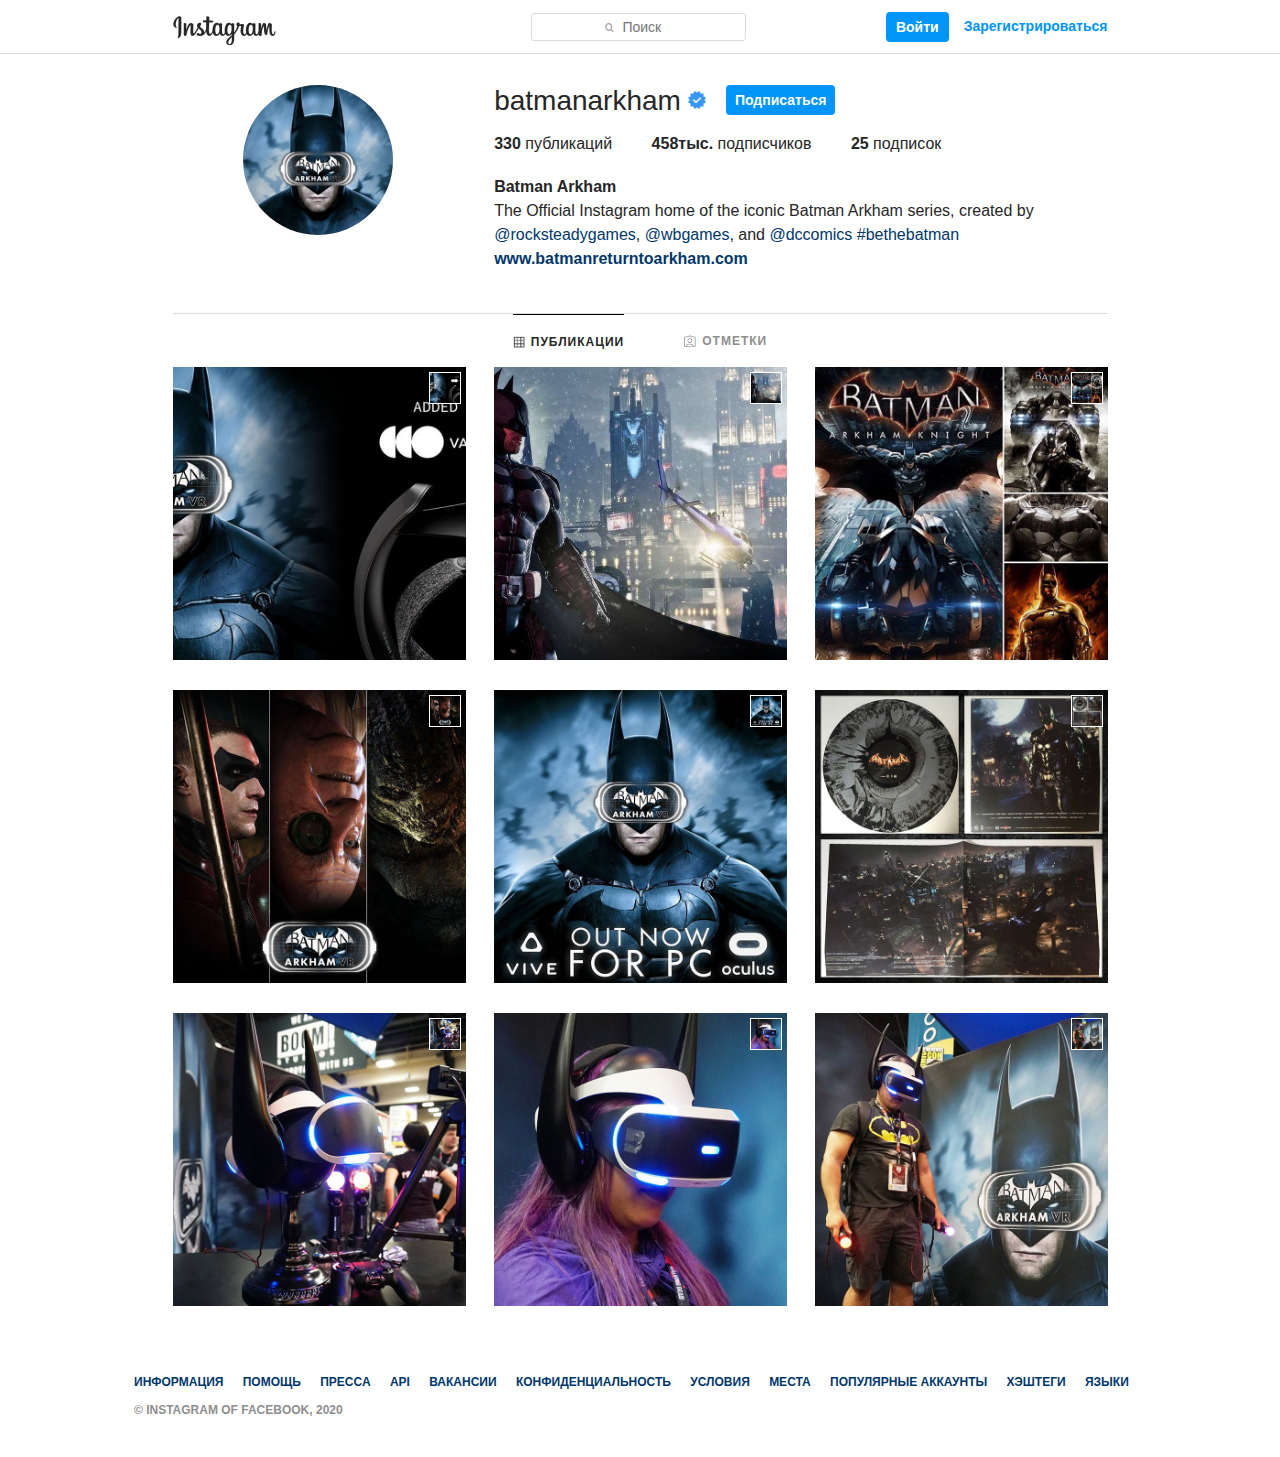
<file: index.html>
<!DOCTYPE html>
<html lang="en">

<head>
    <meta charset="UTF-8">
    <meta name="viewport" content="width=device-width, initial-scale=1.0">
    <link rel="stylesheet" href="styles/css/main.css">
    <title>Instagram</title>
</head>

<body>

    <header class="header">
        <div class="header__nav-container">
            <div class="header__navbar">
                <div class="header__logo">
                    <a href="https://www.instagram.com/"><img src="img/logo.png" alt=""></a>
                </div>
                <div class="header__search">
                    <img class="search-img" src="img/search.png" alt="search-img">
                    <input type="text" placeholder="Поиск">
                    <img hidden="true" src="img/quit-search.png" alt="quit-img" class="quit-img">
                </div>
                <div class="header__right-links">
                    <button type="button" class="btn log-in">Войти</button>
                    <a class="reg-link"
                        href="https://www.instagram.com/accounts/emailsignup/?hl=ru">Зарегистрироваться</a>
                </div>
            </div>
        </div>
        <div class="header-info">
            <div class="header-info__avatar">
                <img class="avatar" src="img/avatar.jpg" alt="user-avatar">
            </div>
            <div class="header-info__about">
                <div class="top-title">
                    <div class="name-check">
                        <span class="text name">batmanarkham</span>
                        <span class="check-logo"><img src="img/check-logo.png" alt="check-logo"></span>
                    </div>
                    <div class="subscribe"><button class="btn">Подписаться</button></div>
                </div>
                <div class="statistics">
                    <span class="statistics__block text">
                        <span class="bold">330</span> публикаций
                    </span>
                    <span class="statistics__block text">
                        <span class="bold">458тыс.</span> подписчиков
                    </span>
                    <span class="statistics__block text">
                        <span class="bold">25</span> подписок
                    </span>
                </div>
                <div class="short-about text">
                    <span class="bold">Batman Arkham</span> <br>
                    <span>
                        The Official Instagram home of the iconic Batman Arkham series, created by <br>
                        <a href="#">@rocksteadygames</a>, <a href="#">@wbgames</a>,
                        and <a href="#">@dccomics</a> <a href="#">#bethebatman</a> <br>
                    </span>
                    <span class="bold"><a href="#">www.batmanreturntoarkham.com</a></span>
                </div>
                <div class="mobile-statistics statistics">
                    <div class="statistics__block text">
                        <span class="bold">330</span><br> публикаций
                    </div>
                    <div class="statistics__block text">
                        <span class="bold">458тыс.</span><br> подписчиков
                    </div>
                    <div class="statistics__block text">
                        <span class="bold">25</span><br> подписок
                    </div>
                </div>
            </div>
        </div>
    </header>

    <main class="main">
        <div class="main__navbar text bold">
            <a class="focused">
                <img src="img/public-crop.png" alt="publics-img">
                <span>публикации</span>
            </a>
            <a>
                <img src="img/mark-crop.png" alt="marks-img">
                <span>отметки</span>
            </a>
        </div>
        <div class="main__gallery">
        </div>
    </main>


    <footer class="footer text bold">
        <div class="footer__info">
            <div class="footer__navbar">
                <ul>
                    <li>информация</li>
                    <li>помощь</li>
                    <li>пресса</li>
                    <li>api</li>
                    <li>вакансии</li>
                    <li>конфиденциальность</li>
                    <li>условия</li>
                    <li>места</li>
                    <li>популярные аккаунты</li>
                    <li>хэштеги</li>
                    <li>языки</li>
                </ul>
            </div>
            <span class="footer__copyright">
                &copy; instagram of facebook, 2020
            </span>
        </div>
    </footer>

    <script src="js/focus-main-navbar.js"></script>
    <script src="js/focus-search.js"></script>
    <script src="js/generate-gallery.js"></script>
</body>

</html>
</file>
<file: styles/css/main.css>
body, html {
  margin: 0;
  padding: 0;
}
body a, html a {
  text-decoration: none;
}
body .btn, html .btn {
  height: 30px;
  background-color: #0095f6;
  box-sizing: border-box;
  font-weight: 600;
  padding: 5px 9px;
  margin-right: 0;
  text-align: center;
  font-size: 14px;
  line-height: 18px;
  border: none;
  border-radius: 4px;
  color: white;
  cursor: pointer;
}
body .text, html .text {
  color: #262626;
  font-family: -apple-system, BlinkMacSystemFont, "Segoe UI", Roboto, Helvetica, Arial, sans-serif;
}
body .bold, html .bold {
  font-weight: 600;
}

.header {
  width: 100%;
  display: flex;
  justify-content: center;
}
.header .header__nav-container {
  box-sizing: border-box;
  width: 100%;
  position: fixed;
  height: 54px;
  border-bottom: 1px solid #dbdbdb;
  background-color: white;
  z-index: 10;
  display: flex;
  align-items: center;
  justify-content: center;
}

.header__navbar {
  max-width: 975px;
  width: 100%;
  height: 54px;
  padding: 0 20px;
  box-sizing: border-box;
  display: flex;
  align-items: center;
  justify-content: space-between;
}
@media screen and (max-width: 576px) {
  .header__navbar {
    justify-content: space-around;
  }
}
.header__navbar .header__logo {
  max-width: 360px;
  height: 36px;
  margin-top: 14px;
}
.header__navbar .header__search {
  border: 1px solid #dbdbdb;
  position: relative;
  left: 7.5%;
  width: 215px;
  height: 28px;
  border-radius: 3px;
  box-sizing: border-box;
}
@media screen and (max-width: 576px) {
  .header__navbar .header__search {
    display: none;
  }
}
.header__navbar .header__search input {
  text-align: center;
  margin-top: 1px;
  border: none;
  font-size: 14px;
  line-height: 18px;
  padding: 3px 5px;
}
.header__navbar .header__search input:focus {
  outline: none;
  text-align: left;
}
.header__navbar .header__search .search-img {
  position: relative;
  top: 0px;
  left: 72px;
}
.header__navbar .header__search .quit-img {
  position: relative;
  top: -21px;
  left: 189px;
}
.header__navbar .header__right-links {
  max-width: 360px;
  height: 30px;
  padding-left: 24px;
  display: flex;
  justify-content: flex-end;
  align-items: center;
}
.header__navbar .header__right-links .reg-link {
  width: 143.88px;
  height: 30px;
  color: rgba(var(--d69, 0, 149, 246), 1);
  font-weight: 600;
  line-height: 28px;
  font-size: 14px;
  margin-left: 15px;
  text-decoration: none;
  vertical-align: baseline;
  font-family: -apple-system, BlinkMacSystemFont, "Segoe UI", Roboto, Helvetica, Arial, sans-serif;
}
.header__navbar .header__right-links .btn {
  width: 62.73px;
}

.header-info {
  position: relative;
  top: 85px;
  margin-bottom: 44px;
  max-width: 935px;
  width: 100%;
  height: 184px;
  padding: 0 20px;
  display: flex;
  align-items: flex-start;
  box-sizing: content-box;
}
@media screen and (max-width: 576px) {
  .header-info {
    display: block;
  }
}
.header-info .header-info__avatar {
  width: 291.67px;
  height: 100%;
  display: flex;
  justify-content: center;
  margin-right: 30px;
}
@media screen and (max-width: 576px) {
  .header-info .header-info__avatar {
    display: block;
    width: 91px;
    height: 91px;
    float: left;
  }
}
.header-info .header-info__avatar .avatar {
  width: 150px;
  height: 150px;
  border-radius: 50%;
  text-align: center;
}
@media screen and (max-width: 576px) {
  .header-info .header-info__avatar .avatar {
    width: 77px;
    height: 77px;
  }
}

.header-info__about {
  width: 613px;
  display: flex;
  flex-direction: column;
  align-items: flex-start;
}
@media screen and (max-width: 576px) {
  .header-info__about {
    width: 100%;
    height: 300px;
    display: block;
  }
}
.header-info__about .top-title {
  height: 30px;
  box-sizing: border-box;
  display: flex;
  flex-direction: row;
  justify-content: flex-start;
  align-items: center;
  margin-bottom: 20px;
}
@media screen and (max-width: 576px) {
  .header-info__about .top-title {
    flex-direction: column;
    align-items: flex-start;
  }
}
.header-info__about .top-title .name-check {
  display: flex;
  flex-direction: row;
}
.header-info__about .top-title .name {
  color: #262626;
  text-overflow: ellipsis;
  white-space: nowrap;
  font-weight: 300;
  font-size: 28px;
  line-height: 32px;
  margin: -5px 0 -6px;
}
.header-info__about .top-title .check-logo {
  display: flex;
  align-items: center;
  margin-left: 7px;
}
.header-info__about .top-title .subscribe {
  width: 111.55px;
  margin-left: 20px;
}
@media screen and (max-width: 576px) {
  .header-info__about .top-title .subscribe {
    margin: 10px 0 0 0;
  }
}
.header-info__about .statistics {
  height: 18px;
  box-sizing: border-box;
  margin-bottom: 22px;
}
@media screen and (max-width: 576px) {
  .header-info__about .statistics {
    display: none;
  }
}
.header-info__about .statistics .statistics__block:nth-child(-n+2) {
  margin-right: 35px;
}
@media screen and (max-width: 576px) {
  .header-info__about .statistics .statistics__block:nth-child(-n+2) {
    margin: 0;
  }
}
.header-info__about .mobile-statistics {
  display: none;
}
.header-info__about .mobile-statistics .statistics__block {
  height: 36px;
  width: 31%;
  display: inline-block;
  padding: 12px 0;
}
.header-info__about .mobile-statistics .text {
  color: #8E8E8E;
}
.header-info__about .mobile-statistics .bold {
  color: #262626;
}
@media screen and (max-width: 576px) {
  .header-info__about .mobile-statistics {
    width: 100%;
    height: 61px;
    display: block;
    text-align: center;
    font-size: 14px;
    border-top: 1px solid #dbdbdb;
    margin-bottom: 0;
  }
}
.header-info__about .short-about {
  font-size: 16px;
  line-height: 24px;
  word-wrap: break-word;
}
@media screen and (max-width: 576px) {
  .header-info__about .short-about {
    padding: 50px 0 20px 0;
    font-size: 14px;
    line-height: 20px;
  }
}
.header-info__about .short-about span a {
  color: #00376B;
}

.main {
  position: relative;
  top: 85px;
  margin: 0 auto;
  max-width: 935px;
  width: 100%;
  padding: 0 20px;
  display: flex;
  flex-direction: column;
  align-items: center;
  box-sizing: content-box;
}
@media screen and (max-width: 576px) {
  .main {
    top: 118px;
  }
}
@media screen and (max-width: 512px) {
  .main {
    top: 130px;
  }
}
@media screen and (max-width: 446px) {
  .main {
    top: 150px;
  }
}
@media screen and (max-width: 286px) {
  .main {
    top: 165px;
  }
}
.main .main__navbar {
  width: 100%;
  height: 53px;
  display: flex;
  justify-content: center;
  font-size: 12px;
  letter-spacing: 1px;
  line-height: 18px;
  border-top: 1px solid #dbdbdb;
}
@media screen and (max-width: 576px) {
  .main .main__navbar {
    height: 44px;
    box-sizing: border-box;
  }
}
.main .main__navbar .focused {
  border-top: 1px solid black;
  color: #262626;
}
.main .main__navbar a:first-child {
  margin-right: 60px;
}
@media screen and (max-width: 576px) {
  .main .main__navbar a:first-child {
    margin-right: 0;
  }
}
.main .main__navbar a {
  height: 100%;
  display: flex;
  align-items: center;
  justify-content: center;
  text-transform: uppercase;
  color: #8e8e8e;
  cursor: pointer;
}
.main .main__navbar a img {
  width: 12px;
  height: 12px;
}
@media screen and (max-width: 576px) {
  .main .main__navbar a {
    width: 50%;
  }
  .main .main__navbar a img {
    width: 24px;
    height: 24px;
  }
}
.main .main__navbar a span {
  margin-left: 6px;
}
@media screen and (max-width: 576px) {
  .main .main__navbar a span {
    display: none;
  }
}
.main .main__gallery {
  position: relative;
  margin: 0 auto;
  max-width: 935px;
  width: 100%;
  display: flex;
  flex-direction: column;
  align-items: center;
  box-sizing: border-box;
}
.main .main__gallery .img-block {
  display: flex;
  justify-content: space-between;
  flex-grow: 1;
}
.main .main__gallery .img-block:not(:first-child) {
  margin-top: 26px;
}
@media screen and (max-width: 576px) {
  .main .main__gallery .img-block:not(:first-child) {
    margin-top: 0px;
  }
}
.main .main__gallery .img-block .img-block__img {
  position: relative;
  width: 33%;
  height: auto;
  cursor: pointer;
}
.main .main__gallery .img-block .img-block__img .mini-img {
  position: absolute;
  right: 5px;
  top: 5px;
  z-index: 2;
}
.main .main__gallery .img-block .img-block__img .mini-img img {
  width: 30px;
  border: 1px solid white;
}
.main .main__gallery .img-block .img-block__img img {
  position: relative;
  width: 100%;
  max-width: 293px;
  z-index: 1;
}
.main .main__gallery .img-block .img-block__img img:hover {
  z-index: 0;
  filter: brightness(70%);
}
.main .main__gallery .img-block .img-block__img img:hover + .img-statistics {
  z-index: 1;
}
.main .main__gallery .img-block .img-block__img:nth-child(-n+2) {
  margin-right: 28px;
}
@media screen and (max-width: 576px) {
  .main .main__gallery .img-block .img-block__img:nth-child(-n+2) {
    margin-right: 0;
  }
}
.main .main__gallery .img-block .img-block__img .img-statistics {
  display: flex;
  flex-direction: row;
  position: absolute;
  left: 25%;
  bottom: 45%;
  z-index: 0;
  color: white;
}
.main .main__gallery .img-block .img-block__img .img-statistics .bold {
  margin-left: 8px;
}
.main .main__gallery .img-block .img-block__img .img-statistics .comments {
  margin-left: 15px;
}
.main .main__gallery .img-block .img-block__img .img-statistics img {
  width: 16px;
}

.footer {
  position: relative;
  top: 110px;
  padding: 38px 20px;
  display: flex;
  flex-direction: column;
  justify-content: center;
  align-items: center;
  text-transform: uppercase;
  font-size: 12px;
  line-height: 18px;
}
@media screen and (max-width: 876px) {
  .footer {
    align-items: center;
  }
}
@media screen and (max-width: 576px) {
  .footer {
    top: 130px;
  }
}
.footer .footer__info {
  display: flex;
  flex-direction: column;
  max-width: 1012px;
  width: 100%;
}
@media screen and (max-width: 876px) {
  .footer .footer__info {
    align-items: center;
  }
}
.footer .footer__copyright {
  color: #8E8E8E;
}
@media screen and (max-width: 876px) {
  .footer .footer__navbar {
    text-align: center;
  }
}
.footer .footer__navbar ul {
  list-style: none;
  padding: 0;
  margin: 0px 16px 3px 0px;
  color: #00376B;
}
.footer .footer__navbar ul li {
  display: inline-block;
}
.footer .footer__navbar ul li:not(:last-child) {
  margin: 0 16px 7px 0;
}

/*# sourceMappingURL=main.css.map */
</file>
